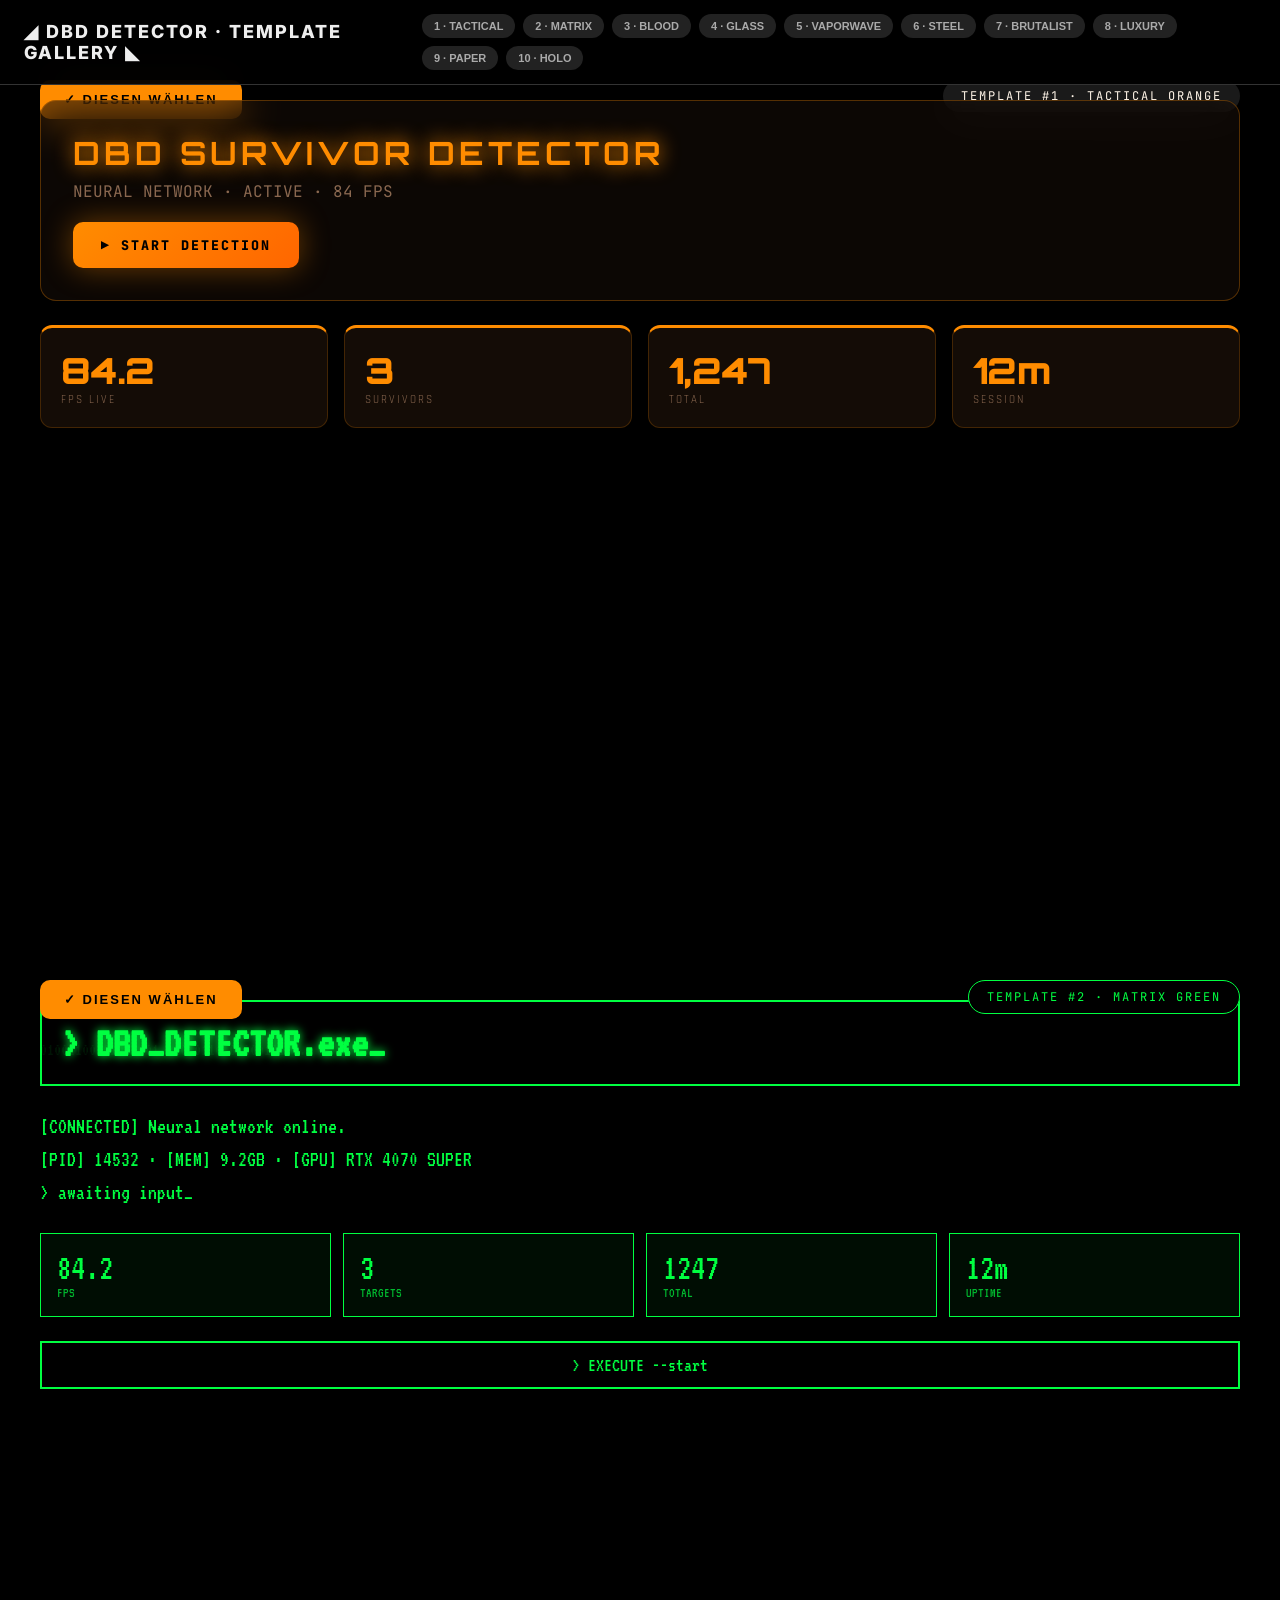
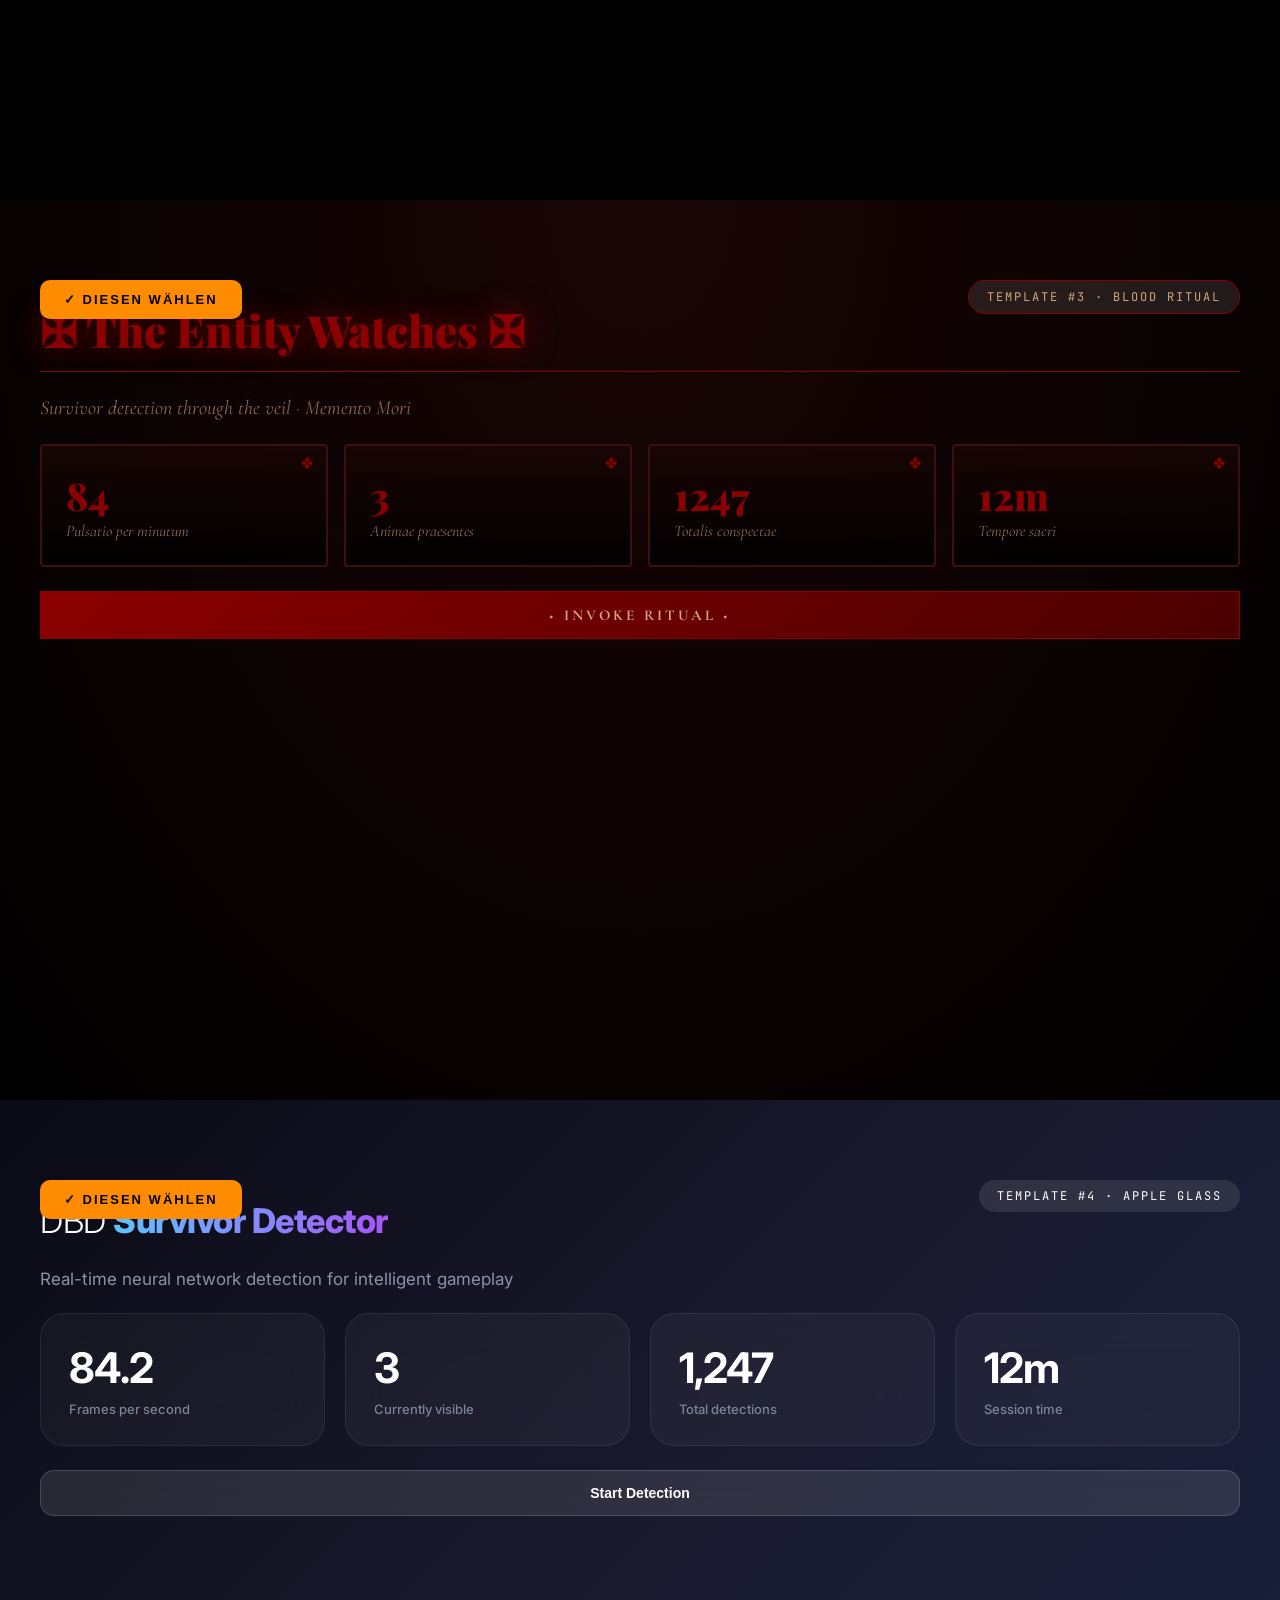
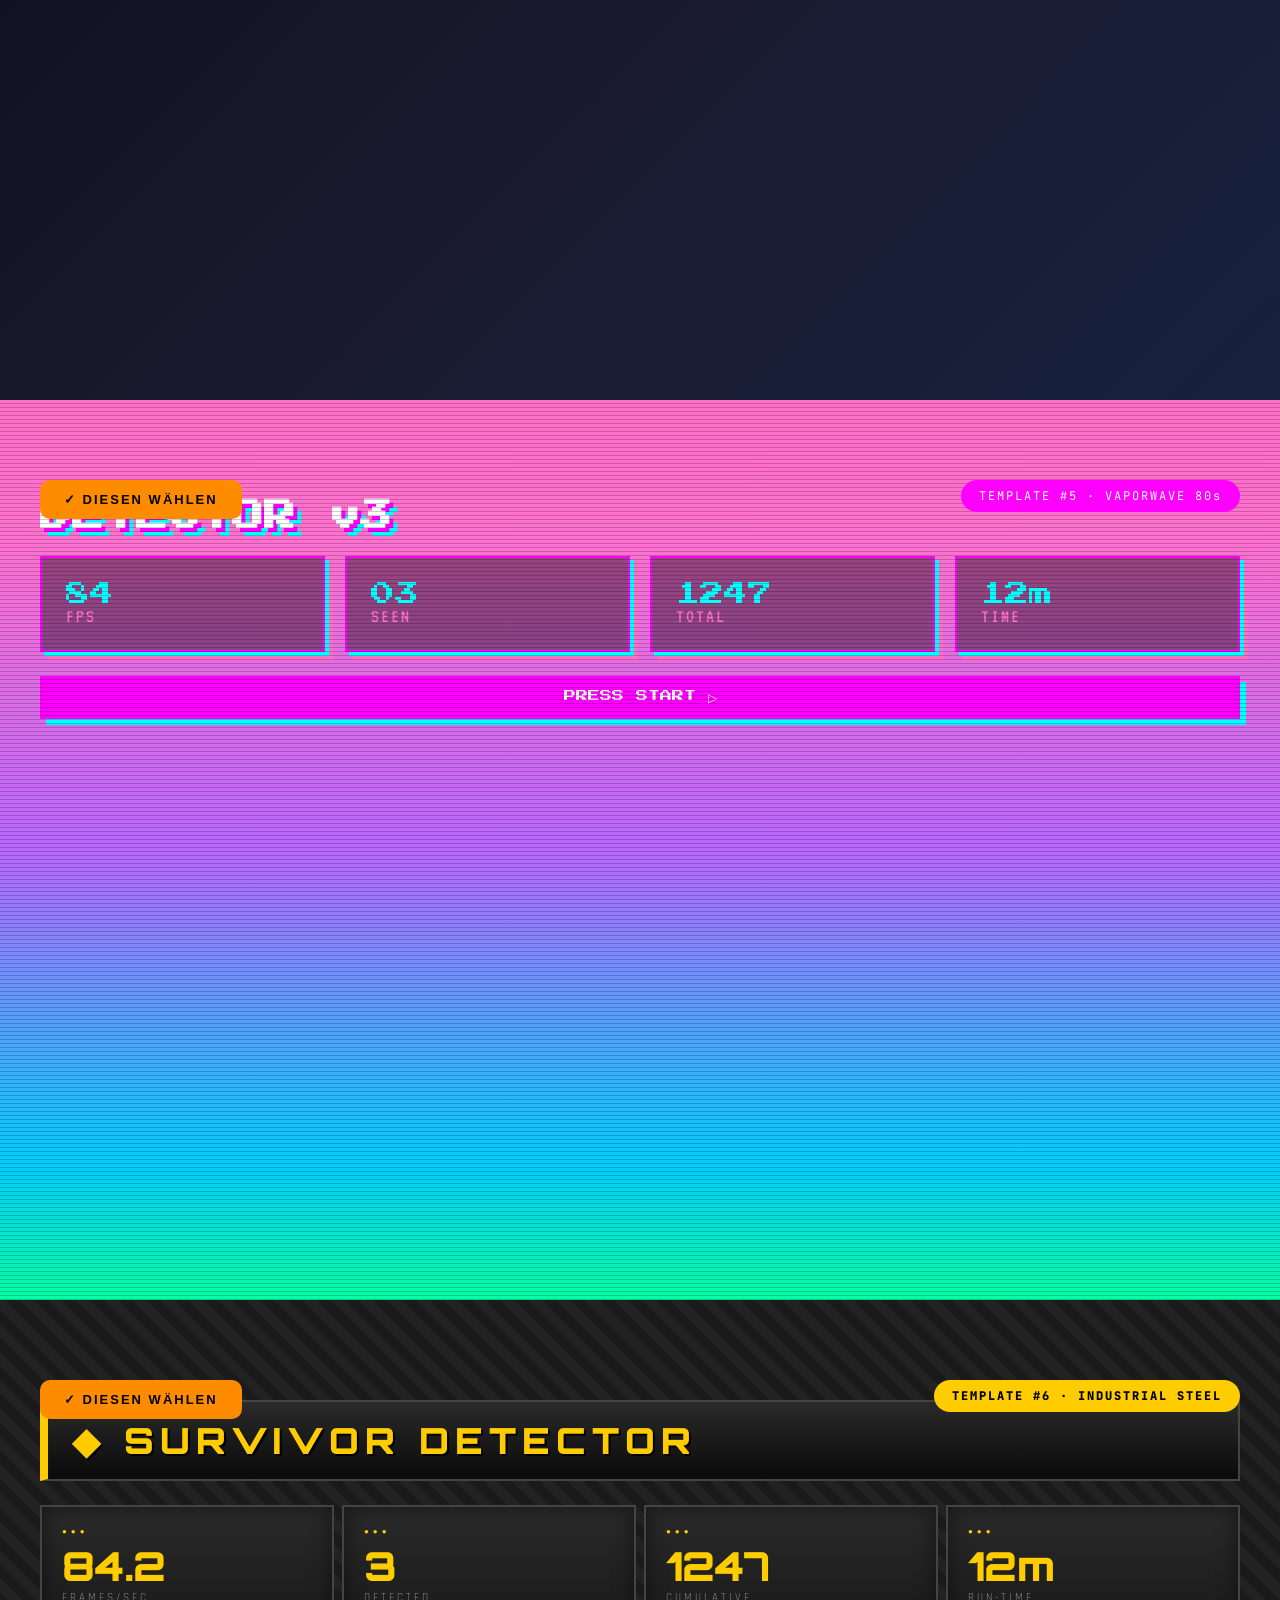
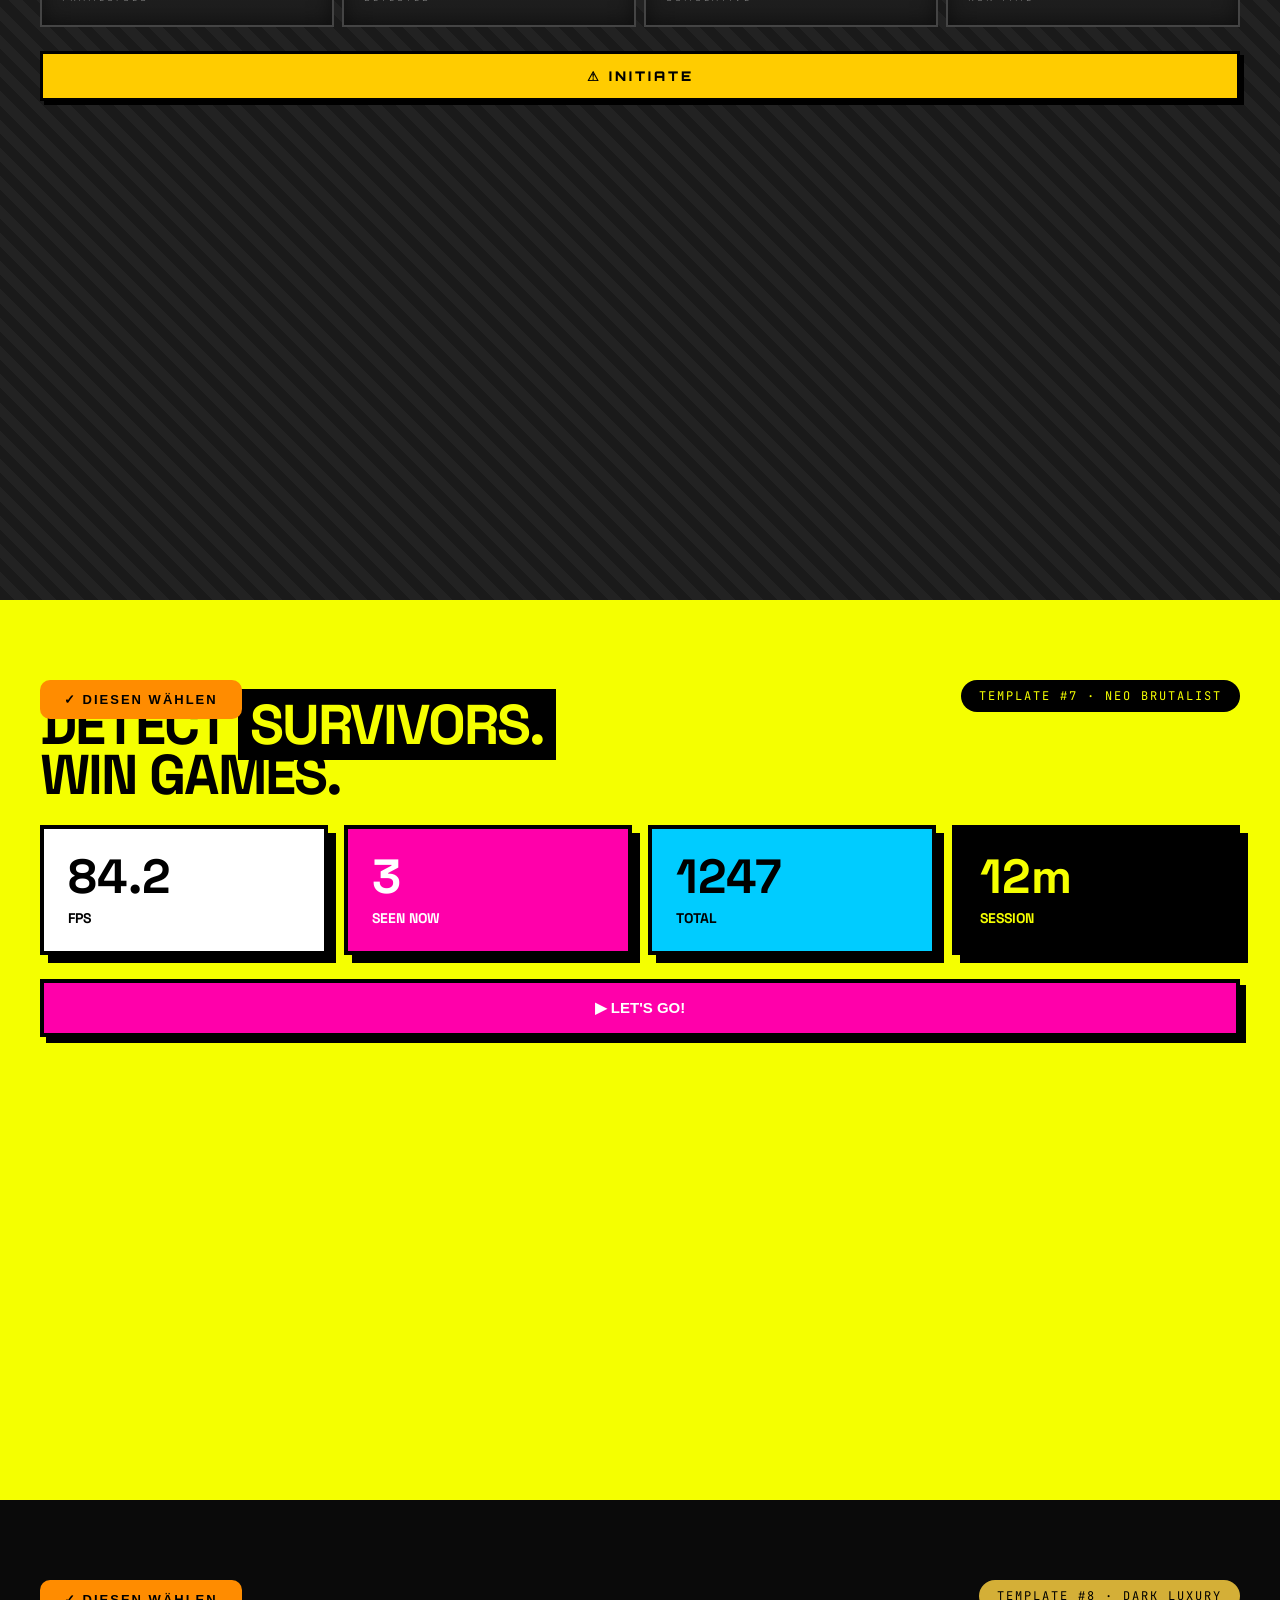
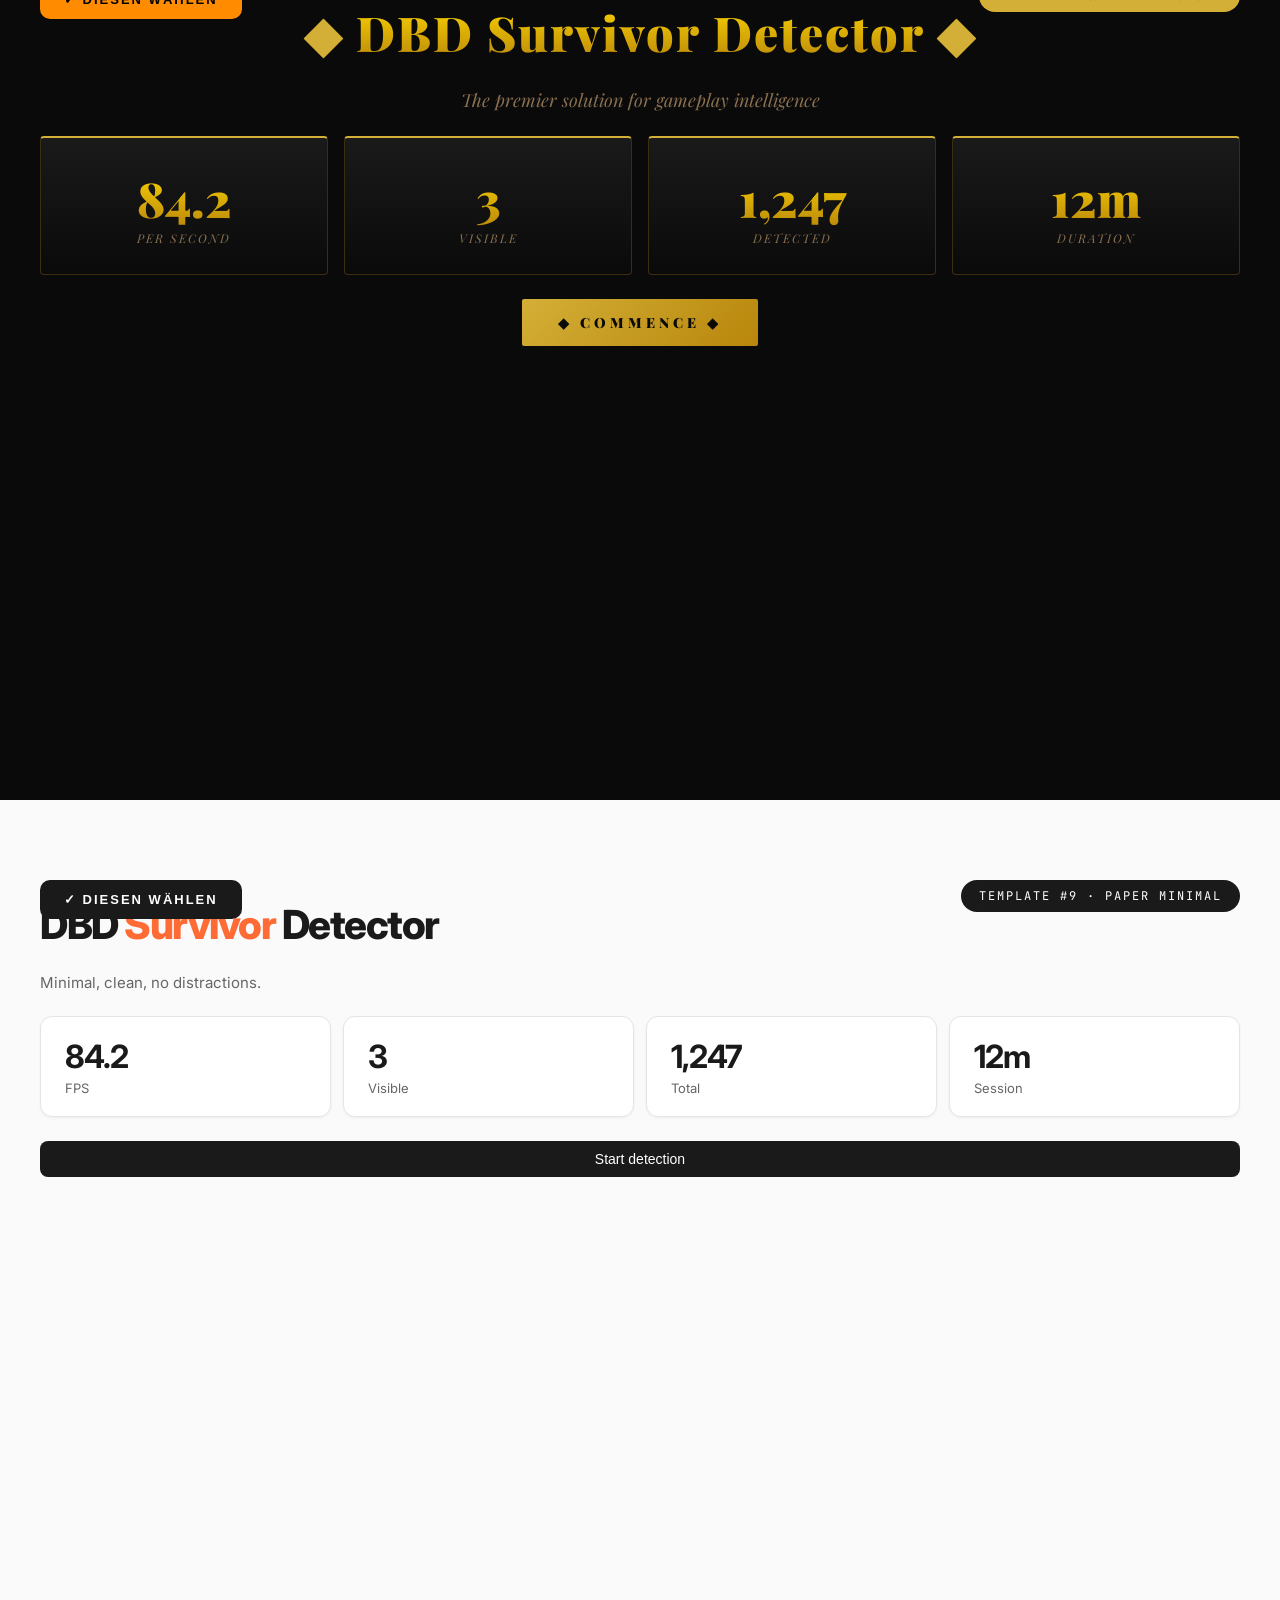
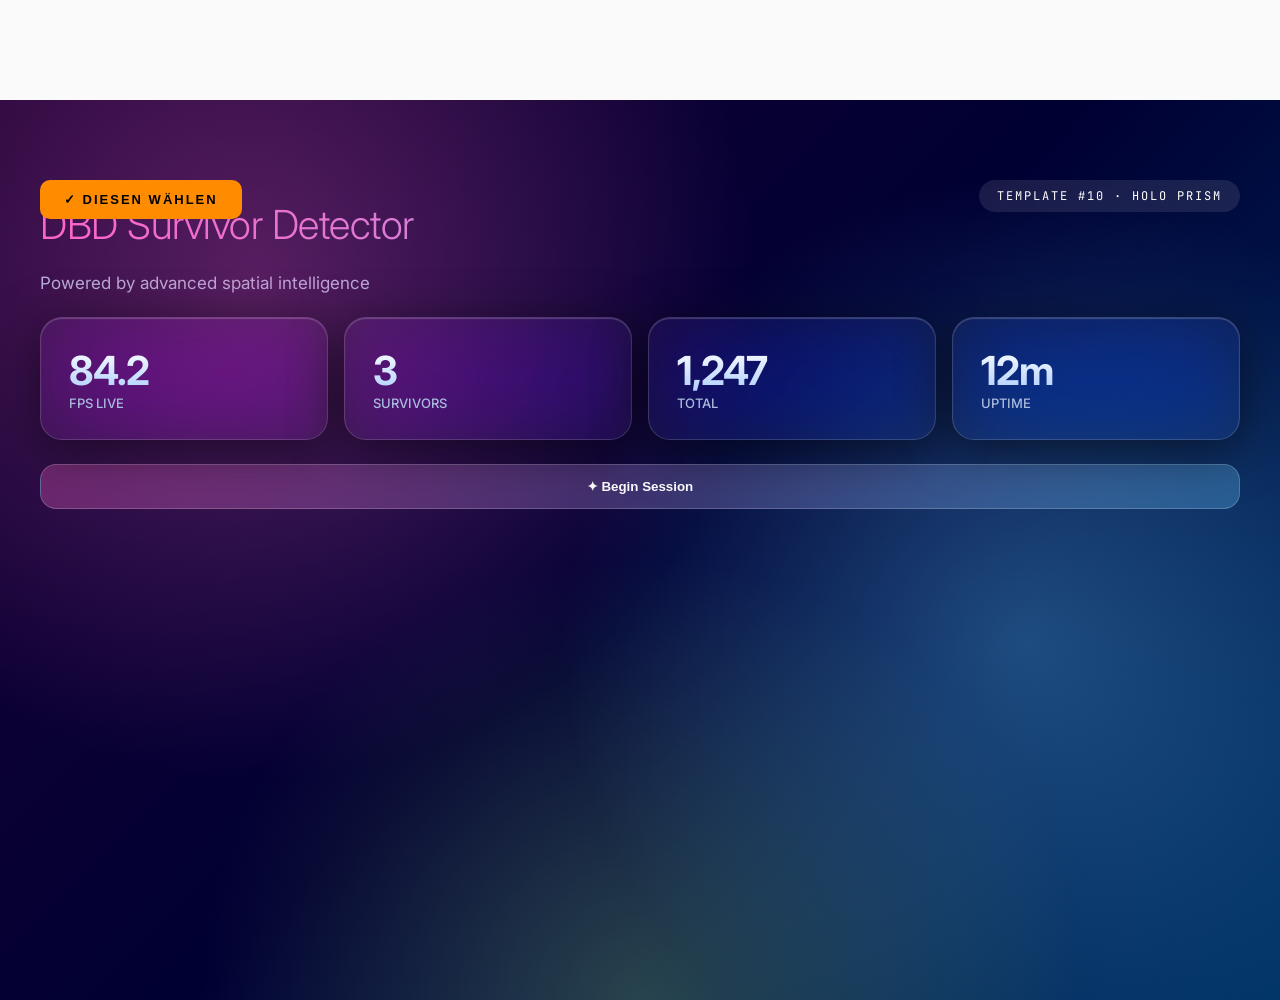
<file: overlay/gallery.html>
<!DOCTYPE html>
<html lang="de">
<head>
<meta charset="UTF-8">
<title>Template Gallery — DBD Survivor Detector</title>
<link href="https://fonts.googleapis.com/css2?family=JetBrains+Mono:wght@400;600;800&family=Orbitron:wght@400;600;800;900&family=Rajdhani:wght@300;500;700&family=Inter:wght@300;400;600;800;900&family=Cormorant+Garamond:wght@300;400;700&family=Press+Start+2P&family=VT323&family=Playfair+Display:wght@400;700;900&family=Space+Grotesk:wght@300;500;700&display=swap" rel="stylesheet">
<style>
* { margin: 0; padding: 0; box-sizing: border-box; }
body { background: #111; color: #eee; font-family: sans-serif; }

.picker-bar {
  position: fixed; top: 0; left: 0; right: 0;
  z-index: 1000; padding: 14px 24px;
  background: rgba(0,0,0,0.9); backdrop-filter: blur(20px);
  border-bottom: 1px solid #333;
  display: flex; justify-content: space-between; align-items: center;
}
.picker-title { font-family: 'Inter'; font-weight: 800; font-size: 18px; letter-spacing: 2px; }
.picker-nav { display: flex; gap: 8px; flex-wrap: wrap; }
.picker-link {
  padding: 6px 12px; font-size: 11px; font-weight: 600;
  background: #222; color: #aaa; border-radius: 16px;
  text-decoration: none; transition: all 0.2s;
}
.picker-link:hover { background: #ff8c00; color: #000; }

.template {
  min-height: 100vh; padding: 100px 40px 60px;
  position: relative; display: flex; flex-direction: column; gap: 24px;
}
.template-marker {
  position: absolute; top: 80px; right: 40px;
  padding: 8px 18px; background: rgba(255,255,255,0.1);
  backdrop-filter: blur(10px); border-radius: 20px;
  font-family: 'JetBrains Mono'; font-size: 12px; letter-spacing: 2px;
}
.choose-btn {
  position: absolute; top: 80px; left: 40px;
  padding: 12px 24px; background: #ff8c00; color: #000;
  font-weight: 800; font-size: 13px; letter-spacing: 2px;
  border: none; border-radius: 10px; cursor: pointer;
  text-transform: uppercase;
}
.choose-btn:hover { background: #ffa833; }

/* ══════════════════════════════════════════════════════════
   #1 TACTICAL ORANGE (aktuelles Design)
   ══════════════════════════════════════════════════════════ */
.tmpl-1 {
  background: #000;
  color: #fff5e8;
  font-family: 'Rajdhani', sans-serif;
}
.tmpl-1 .hero {
  padding: 32px; border: 1px solid rgba(255,140,0,0.3);
  border-radius: 16px; background: rgba(25,15,8,0.5);
  backdrop-filter: blur(20px); position: relative;
}
.tmpl-1 h1 {
  font-family: 'Orbitron'; font-size: 32px; color: #ff8c00;
  letter-spacing: 4px; text-shadow: 0 0 20px #ff8c00;
}
.tmpl-1 .stats { display: grid; grid-template-columns: repeat(4, 1fr); gap: 16px; }
.tmpl-1 .stat {
  padding: 20px; background: rgba(25,15,8,0.8); border: 1px solid rgba(255,140,0,0.2);
  border-radius: 12px; border-top: 3px solid #ff8c00;
}
.tmpl-1 .stat-v { font-family: 'Orbitron'; font-size: 36px; font-weight: 900; color: #ff8c00; }
.tmpl-1 .stat-l { font-size: 11px; letter-spacing: 2px; color: #8a6850; }
.tmpl-1 .btn {
  padding: 14px 28px; background: linear-gradient(135deg, #ff8c00, #ff6600);
  color: #000; border: none; border-radius: 10px;
  font-family: 'JetBrains Mono'; font-weight: 800; letter-spacing: 2px;
  box-shadow: 0 0 30px rgba(255,140,0,0.4);
}

/* ══════════════════════════════════════════════════════════
   #2 MATRIX GREEN
   ══════════════════════════════════════════════════════════ */
.tmpl-2 {
  background: #000;
  color: #00ff41;
  font-family: 'VT323', monospace;
  font-size: 18px;
}
.tmpl-2::before {
  content: '01001100 01001001 01010110 01000101 ...'; position: absolute;
  top: 100px; left: 0; right: 0; bottom: 0; opacity: 0.08;
  word-wrap: break-word; overflow: hidden; pointer-events: none;
  line-height: 1.2; padding: 40px;
}
.tmpl-2 h1 {
  font-size: 42px; text-shadow: 0 0 10px #00ff41;
  border: 2px solid #00ff41; padding: 20px; display: inline-block;
}
.tmpl-2 h1::before { content: '> '; }
.tmpl-2 h1::after { content: '_'; animation: blink 1s step-end infinite; }
@keyframes blink { 50% { opacity: 0; } }
.tmpl-2 .stats { display: grid; grid-template-columns: repeat(4, 1fr); gap: 12px; }
.tmpl-2 .stat { border: 1px solid #00ff41; padding: 16px; background: rgba(0,255,65,0.05); }
.tmpl-2 .stat-v { font-size: 36px; }
.tmpl-2 .stat-l { font-size: 14px; opacity: 0.7; }
.tmpl-2 .btn {
  padding: 12px 24px; background: #000; color: #00ff41;
  border: 2px solid #00ff41; font-family: 'VT323'; font-size: 20px;
  cursor: pointer;
}
.tmpl-2 .btn:hover { background: #00ff41; color: #000; }

/* ══════════════════════════════════════════════════════════
   #3 BLOOD RITUAL (DBD themed)
   ══════════════════════════════════════════════════════════ */
.tmpl-3 {
  background: radial-gradient(ellipse at top, #1a0505, #000);
  color: #d4a574;
  font-family: 'Cormorant Garamond', serif;
}
.tmpl-3 h1 {
  font-family: 'Playfair Display'; font-size: 44px; font-weight: 900;
  color: #8b0000; text-shadow: 0 0 30px rgba(139,0,0,0.8);
  border-bottom: 1px solid #8b0000; padding-bottom: 12px;
}
.tmpl-3 h1::before, .tmpl-3 h1::after { content: ' ✠ '; color: #8b0000; }
.tmpl-3 .stats { display: grid; grid-template-columns: repeat(4, 1fr); gap: 16px; }
.tmpl-3 .stat {
  padding: 24px; background: linear-gradient(180deg, rgba(26,5,5,0.8), rgba(0,0,0,0.9));
  border: 2px solid #3a1010; border-radius: 4px; position: relative;
}
.tmpl-3 .stat::before {
  content: '❖'; position: absolute; top: 8px; right: 12px; color: #8b0000;
}
.tmpl-3 .stat-v { font-family: 'Playfair Display'; font-size: 38px; font-weight: 900; color: #8b0000; }
.tmpl-3 .stat-l { font-family: 'Cormorant Garamond'; font-style: italic; color: #8a6850; }
.tmpl-3 .btn {
  padding: 14px 32px; background: linear-gradient(135deg, #8b0000, #4a0000);
  color: #d4a574; border: 1px solid #8b0000; border-radius: 0;
  font-family: 'Cormorant Garamond'; font-weight: 700; font-size: 15px;
  text-transform: uppercase; letter-spacing: 3px;
}

/* ══════════════════════════════════════════════════════════
   #4 APPLE GLASS (minimal, weich)
   ══════════════════════════════════════════════════════════ */
.tmpl-4 {
  background: linear-gradient(135deg, #0a0a15, #1a1a2e, #16213e);
  color: #fff;
  font-family: 'Inter', sans-serif;
}
.tmpl-4 h1 {
  font-size: 34px; font-weight: 300; letter-spacing: -0.5px; color: #fff;
}
.tmpl-4 h1 span { font-weight: 800; background: linear-gradient(90deg, #5fc3ff, #a855f7); -webkit-background-clip: text; color: transparent; }
.tmpl-4 .stats { display: grid; grid-template-columns: repeat(4, 1fr); gap: 20px; }
.tmpl-4 .stat {
  padding: 28px; background: rgba(255,255,255,0.04); backdrop-filter: blur(20px);
  border: 1px solid rgba(255,255,255,0.08); border-radius: 24px;
}
.tmpl-4 .stat-v { font-size: 42px; font-weight: 700; letter-spacing: -1px; color: #fff; }
.tmpl-4 .stat-l { font-size: 13px; color: #7a8599; font-weight: 500; margin-top: 8px; }
.tmpl-4 .btn {
  padding: 14px 28px; background: rgba(255,255,255,0.1); backdrop-filter: blur(20px);
  color: #fff; border: 1px solid rgba(255,255,255,0.15); border-radius: 14px;
  font-weight: 600; font-size: 14px;
}

/* ══════════════════════════════════════════════════════════
   #5 VAPORWAVE 80s
   ══════════════════════════════════════════════════════════ */
.tmpl-5 {
  background: linear-gradient(180deg, #ff6ec7 0%, #ff71ce 15%, #b967ff 50%, #01cdfe 85%, #05ffa1 100%);
  color: #fff;
  font-family: 'Space Grotesk', sans-serif;
  position: relative;
}
.tmpl-5::before {
  content: ''; position: absolute; inset: 0;
  background: repeating-linear-gradient(0deg, rgba(0,0,0,0.2) 0px, rgba(0,0,0,0.2) 1px, transparent 1px, transparent 4px);
  pointer-events: none;
}
.tmpl-5 h1 {
  font-family: 'Press Start 2P'; font-size: 32px; color: #fff;
  text-shadow: 4px 4px 0 #ff00ff, 8px 8px 0 #00ffff;
}
.tmpl-5 .stats { display: grid; grid-template-columns: repeat(4, 1fr); gap: 20px; }
.tmpl-5 .stat {
  padding: 24px; background: rgba(0,0,0,0.4); border: 2px solid #ff00ff;
  box-shadow: 4px 4px 0 #00ffff, 8px 8px 0 #ff6ec7;
  border-radius: 0;
}
.tmpl-5 .stat-v { font-family: 'Press Start 2P'; font-size: 24px; color: #00ffff; }
.tmpl-5 .stat-l { font-family: 'VT323'; font-size: 20px; color: #ff6ec7; letter-spacing: 2px; }
.tmpl-5 .btn {
  padding: 14px 30px; background: #ff00ff; color: #fff;
  border: none; font-family: 'Press Start 2P'; font-size: 12px;
  cursor: pointer; box-shadow: 6px 6px 0 #00ffff;
}

/* ══════════════════════════════════════════════════════════
   #6 INDUSTRIAL STEEL
   ══════════════════════════════════════════════════════════ */
.tmpl-6 {
  background:
    repeating-linear-gradient(45deg, #1a1a1a 0px, #1a1a1a 10px, #222 10px, #222 20px),
    #1a1a1a;
  color: #e8e8e8;
  font-family: 'Rajdhani', sans-serif;
}
.tmpl-6 h1 {
  font-family: 'Orbitron'; font-size: 36px; font-weight: 900;
  color: #ffcc00; text-transform: uppercase; letter-spacing: 6px;
  text-shadow: 2px 2px 0 #000;
  padding: 16px 24px;
  background: linear-gradient(180deg, #2a2a2a, #0a0a0a);
  border: 2px solid #444; border-left: 8px solid #ffcc00;
}
.tmpl-6 .stats { display: grid; grid-template-columns: repeat(4, 1fr); gap: 8px; }
.tmpl-6 .stat {
  padding: 20px; background: linear-gradient(180deg, #2a2a2a, #1a1a1a);
  border: 2px solid #444; border-radius: 0;
  box-shadow: inset 0 0 20px rgba(0,0,0,0.5);
}
.tmpl-6 .stat::before {
  content: '●●●'; color: #ffcc00; font-size: 8px; letter-spacing: 4px; display: block; margin-bottom: 4px;
}
.tmpl-6 .stat-v { font-family: 'Orbitron'; font-size: 40px; font-weight: 900; color: #ffcc00; }
.tmpl-6 .stat-l { font-size: 11px; text-transform: uppercase; letter-spacing: 3px; color: #888; }
.tmpl-6 .btn {
  padding: 14px 28px; background: #ffcc00; color: #000;
  border: 3px solid #000; border-radius: 0; font-weight: 900;
  font-family: 'Orbitron'; letter-spacing: 3px; text-transform: uppercase;
  box-shadow: 4px 4px 0 #000;
}

/* ══════════════════════════════════════════════════════════
   #7 NEO BRUTALIST
   ══════════════════════════════════════════════════════════ */
.tmpl-7 {
  background: #f5ff00;
  color: #000;
  font-family: 'Space Grotesk', sans-serif;
}
.tmpl-7 h1 {
  font-size: 56px; font-weight: 900; text-transform: uppercase;
  line-height: 0.9; letter-spacing: -2px;
}
.tmpl-7 h1 span { background: #000; color: #f5ff00; padding: 0 12px; }
.tmpl-7 .stats { display: grid; grid-template-columns: repeat(4, 1fr); gap: 16px; }
.tmpl-7 .stat {
  padding: 24px; background: #fff; border: 4px solid #000;
  box-shadow: 8px 8px 0 #000;
}
.tmpl-7 .stat:nth-child(2) { background: #ff00aa; color: #fff; }
.tmpl-7 .stat:nth-child(3) { background: #00ccff; }
.tmpl-7 .stat:nth-child(4) { background: #000; color: #f5ff00; }
.tmpl-7 .stat-v { font-size: 48px; font-weight: 900; line-height: 1; }
.tmpl-7 .stat-l { font-size: 14px; font-weight: 700; text-transform: uppercase; margin-top: 8px; }
.tmpl-7 .btn {
  padding: 16px 32px; background: #ff00aa; color: #fff;
  border: 4px solid #000; font-weight: 900; font-size: 15px;
  text-transform: uppercase; box-shadow: 6px 6px 0 #000;
  cursor: pointer;
}

/* ══════════════════════════════════════════════════════════
   #8 DARK LUXURY (Gold on Black)
   ══════════════════════════════════════════════════════════ */
.tmpl-8 {
  background: #0a0a0a;
  color: #e8d5a9;
  font-family: 'Playfair Display', serif;
}
.tmpl-8 h1 {
  font-size: 48px; font-weight: 900; color: #d4af37;
  letter-spacing: 2px; text-align: center;
  background: linear-gradient(180deg, #ffd700, #b8860b);
  -webkit-background-clip: text; background-clip: text; color: transparent;
}
.tmpl-8 h1::before, .tmpl-8 h1::after { content: ' ◆ '; color: #d4af37; -webkit-text-fill-color: #d4af37; }
.tmpl-8 .stats { display: grid; grid-template-columns: repeat(4, 1fr); gap: 16px; }
.tmpl-8 .stat {
  padding: 28px; background: linear-gradient(180deg, #1a1a1a, #0a0a0a);
  border: 1px solid #3a2e0f; border-top: 2px solid #d4af37; border-radius: 4px;
  text-align: center;
}
.tmpl-8 .stat-v {
  font-size: 48px; font-weight: 900;
  background: linear-gradient(180deg, #ffd700, #b8860b);
  -webkit-background-clip: text; color: transparent;
}
.tmpl-8 .stat-l { font-style: italic; color: #8a7050; letter-spacing: 2px; font-size: 12px; }
.tmpl-8 .btn {
  padding: 14px 36px; background: linear-gradient(135deg, #d4af37, #b8860b);
  color: #0a0a0a; border: none; border-radius: 2px; font-family: 'Playfair Display';
  font-weight: 900; font-size: 14px; letter-spacing: 4px; text-transform: uppercase;
}

/* ══════════════════════════════════════════════════════════
   #9 PAPER MINIMAL (Notion-Style)
   ══════════════════════════════════════════════════════════ */
.tmpl-9 {
  background: #fafafa;
  color: #1a1a1a;
  font-family: 'Inter', sans-serif;
}
.tmpl-9 h1 {
  font-size: 40px; font-weight: 800; color: #1a1a1a;
  letter-spacing: -1.5px;
}
.tmpl-9 h1 span { color: #ff6b35; }
.tmpl-9 .stats { display: grid; grid-template-columns: repeat(4, 1fr); gap: 12px; }
.tmpl-9 .stat {
  padding: 20px 24px; background: #fff; border: 1px solid #e5e5e5;
  border-radius: 12px; box-shadow: 0 1px 3px rgba(0,0,0,0.05);
}
.tmpl-9 .stat-v { font-size: 32px; font-weight: 700; color: #1a1a1a; letter-spacing: -1px; }
.tmpl-9 .stat-l { font-size: 13px; color: #666; margin-top: 4px; }
.tmpl-9 .btn {
  padding: 10px 20px; background: #1a1a1a; color: #fff;
  border: none; border-radius: 8px; font-weight: 500; font-size: 14px;
}

/* ══════════════════════════════════════════════════════════
   #10 HOLO PRISM (Apple Vision Pro Style)
   ══════════════════════════════════════════════════════════ */
.tmpl-10 {
  background: linear-gradient(135deg, #1a0033, #000033, #003366);
  color: #fff;
  font-family: 'Inter', sans-serif;
  position: relative; overflow: hidden;
}
.tmpl-10::before {
  content: ''; position: absolute; inset: 0;
  background:
    radial-gradient(circle at 20% 20%, rgba(255, 100, 200, 0.3), transparent 40%),
    radial-gradient(circle at 80% 60%, rgba(100, 200, 255, 0.3), transparent 40%),
    radial-gradient(circle at 50% 100%, rgba(200, 255, 100, 0.2), transparent 40%);
  pointer-events: none;
}
.tmpl-10 h1 {
  font-size: 40px; font-weight: 300; letter-spacing: -0.5px;
  background: linear-gradient(90deg, #ff64c8, #64c8ff, #c8ff64, #ff64c8);
  background-size: 300% 100%;
  -webkit-background-clip: text; color: transparent;
  animation: holo 8s linear infinite;
}
@keyframes holo { to { background-position-x: 300%; } }
.tmpl-10 .stats { display: grid; grid-template-columns: repeat(4, 1fr); gap: 16px; position: relative; z-index: 1; }
.tmpl-10 .stat {
  padding: 28px; background: rgba(255,255,255,0.04); backdrop-filter: blur(40px) saturate(1.8);
  border: 1px solid rgba(255,255,255,0.15); border-radius: 22px;
  box-shadow: 0 10px 50px rgba(0,0,0,0.5), inset 0 1px 1px rgba(255,255,255,0.2);
}
.tmpl-10 .stat-v {
  font-size: 40px; font-weight: 700; letter-spacing: -1px;
  background: linear-gradient(180deg, #fff, #aaccff);
  -webkit-background-clip: text; color: transparent;
}
.tmpl-10 .stat-l { font-size: 13px; color: #aabbdd; font-weight: 500; }
.tmpl-10 .btn {
  padding: 14px 32px;
  background: linear-gradient(135deg, rgba(255,100,200,0.3), rgba(100,200,255,0.3));
  backdrop-filter: blur(20px); color: #fff;
  border: 1px solid rgba(255,255,255,0.2); border-radius: 16px;
  font-weight: 600;
}
</style>
</head>
<body>

<div class="picker-bar">
  <div class="picker-title">◢ DBD DETECTOR · TEMPLATE GALLERY ◣</div>
  <div class="picker-nav">
    <a class="picker-link" href="#t1">1 · TACTICAL</a>
    <a class="picker-link" href="#t2">2 · MATRIX</a>
    <a class="picker-link" href="#t3">3 · BLOOD</a>
    <a class="picker-link" href="#t4">4 · GLASS</a>
    <a class="picker-link" href="#t5">5 · VAPORWAVE</a>
    <a class="picker-link" href="#t6">6 · STEEL</a>
    <a class="picker-link" href="#t7">7 · BRUTALIST</a>
    <a class="picker-link" href="#t8">8 · LUXURY</a>
    <a class="picker-link" href="#t9">9 · PAPER</a>
    <a class="picker-link" href="#t10">10 · HOLO</a>
  </div>
</div>

<!-- 1 TACTICAL ORANGE -->
<section class="template tmpl-1" id="t1">
  <button class="choose-btn" onclick="choose(1)">✓ Diesen wählen</button>
  <div class="template-marker">TEMPLATE #1 · TACTICAL ORANGE</div>
  <div class="hero">
    <h1>DBD SURVIVOR DETECTOR</h1>
    <p style="margin-top: 8px; color: #8a6850; font-family: 'JetBrains Mono';">NEURAL NETWORK · ACTIVE · 84 FPS</p>
    <button class="btn" style="margin-top: 20px;">▶ START DETECTION</button>
  </div>
  <div class="stats">
    <div class="stat"><div class="stat-v">84.2</div><div class="stat-l">FPS LIVE</div></div>
    <div class="stat"><div class="stat-v">3</div><div class="stat-l">SURVIVORS</div></div>
    <div class="stat"><div class="stat-v">1,247</div><div class="stat-l">TOTAL</div></div>
    <div class="stat"><div class="stat-v">12m</div><div class="stat-l">SESSION</div></div>
  </div>
</section>

<!-- 2 MATRIX -->
<section class="template tmpl-2" id="t2">
  <button class="choose-btn" onclick="choose(2)">✓ Diesen wählen</button>
  <div class="template-marker" style="color:#00ff41; border:1px solid #00ff41; background:#000;">TEMPLATE #2 · MATRIX GREEN</div>
  <h1>DBD_DETECTOR.exe</h1>
  <div style="font-size: 22px; line-height: 1.5;">
    [CONNECTED] Neural network online.<br>
    [PID] 14532 · [MEM] 9.2GB · [GPU] RTX 4070 SUPER<br>
    &gt; awaiting input_
  </div>
  <div class="stats">
    <div class="stat"><div class="stat-v">84.2</div><div class="stat-l">FPS</div></div>
    <div class="stat"><div class="stat-v">3</div><div class="stat-l">TARGETS</div></div>
    <div class="stat"><div class="stat-v">1247</div><div class="stat-l">TOTAL</div></div>
    <div class="stat"><div class="stat-v">12m</div><div class="stat-l">UPTIME</div></div>
  </div>
  <button class="btn">&gt; EXECUTE --start</button>
</section>

<!-- 3 BLOOD RITUAL -->
<section class="template tmpl-3" id="t3">
  <button class="choose-btn" onclick="choose(3)">✓ Diesen wählen</button>
  <div class="template-marker" style="color:#d4a574; border:1px solid #8b0000;">TEMPLATE #3 · BLOOD RITUAL</div>
  <h1>The Entity Watches</h1>
  <p style="font-size: 20px; font-style: italic; color: #8a6850;">Survivor detection through the veil · <em>Memento Mori</em></p>
  <div class="stats">
    <div class="stat"><div class="stat-v">84</div><div class="stat-l">Pulsatio per minutum</div></div>
    <div class="stat"><div class="stat-v">3</div><div class="stat-l">Animae praesentes</div></div>
    <div class="stat"><div class="stat-v">1247</div><div class="stat-l">Totalis conspectae</div></div>
    <div class="stat"><div class="stat-v">12m</div><div class="stat-l">Tempore sacri</div></div>
  </div>
  <button class="btn">◆ Invoke Ritual ◆</button>
</section>

<!-- 4 APPLE GLASS -->
<section class="template tmpl-4" id="t4">
  <button class="choose-btn" onclick="choose(4)">✓ Diesen wählen</button>
  <div class="template-marker" style="background: rgba(255,255,255,0.1); color:#fff;">TEMPLATE #4 · APPLE GLASS</div>
  <h1>DBD <span>Survivor Detector</span></h1>
  <p style="color: #8893a8; font-size: 17px; margin-top: 4px;">Real-time neural network detection for intelligent gameplay</p>
  <div class="stats">
    <div class="stat"><div class="stat-v">84.2</div><div class="stat-l">Frames per second</div></div>
    <div class="stat"><div class="stat-v">3</div><div class="stat-l">Currently visible</div></div>
    <div class="stat"><div class="stat-v">1,247</div><div class="stat-l">Total detections</div></div>
    <div class="stat"><div class="stat-v">12m</div><div class="stat-l">Session time</div></div>
  </div>
  <button class="btn">Start Detection</button>
</section>

<!-- 5 VAPORWAVE -->
<section class="template tmpl-5" id="t5">
  <button class="choose-btn" onclick="choose(5)">✓ Diesen wählen</button>
  <div class="template-marker" style="background:#ff00ff; color:#fff;">TEMPLATE #5 · VAPORWAVE 80s</div>
  <h1>DETECTOR v3</h1>
  <div class="stats">
    <div class="stat"><div class="stat-v">84</div><div class="stat-l">FPS</div></div>
    <div class="stat"><div class="stat-v">03</div><div class="stat-l">SEEN</div></div>
    <div class="stat"><div class="stat-v">1247</div><div class="stat-l">TOTAL</div></div>
    <div class="stat"><div class="stat-v">12m</div><div class="stat-l">TIME</div></div>
  </div>
  <button class="btn">PRESS START ▷</button>
</section>

<!-- 6 INDUSTRIAL STEEL -->
<section class="template tmpl-6" id="t6">
  <button class="choose-btn" onclick="choose(6)">✓ Diesen wählen</button>
  <div class="template-marker" style="background:#ffcc00; color:#000; font-weight: 800;">TEMPLATE #6 · INDUSTRIAL STEEL</div>
  <h1>◆ SURVIVOR DETECTOR</h1>
  <div class="stats">
    <div class="stat"><div class="stat-v">84.2</div><div class="stat-l">FRAMES/SEC</div></div>
    <div class="stat"><div class="stat-v">3</div><div class="stat-l">DETECTED</div></div>
    <div class="stat"><div class="stat-v">1247</div><div class="stat-l">CUMULATIVE</div></div>
    <div class="stat"><div class="stat-v">12m</div><div class="stat-l">RUN-TIME</div></div>
  </div>
  <button class="btn">⚠ INITIATE</button>
</section>

<!-- 7 NEO BRUTALIST -->
<section class="template tmpl-7" id="t7">
  <button class="choose-btn" onclick="choose(7)">✓ Diesen wählen</button>
  <div class="template-marker" style="background:#000; color:#f5ff00;">TEMPLATE #7 · NEO BRUTALIST</div>
  <h1>Detect <span>Survivors.</span><br>Win games.</h1>
  <div class="stats">
    <div class="stat"><div class="stat-v">84.2</div><div class="stat-l">FPS</div></div>
    <div class="stat"><div class="stat-v">3</div><div class="stat-l">SEEN NOW</div></div>
    <div class="stat"><div class="stat-v">1247</div><div class="stat-l">TOTAL</div></div>
    <div class="stat"><div class="stat-v">12m</div><div class="stat-l">SESSION</div></div>
  </div>
  <button class="btn">▶ LET'S GO!</button>
</section>

<!-- 8 DARK LUXURY -->
<section class="template tmpl-8" id="t8">
  <button class="choose-btn" onclick="choose(8)">✓ Diesen wählen</button>
  <div class="template-marker" style="background:#d4af37; color:#000;">TEMPLATE #8 · DARK LUXURY</div>
  <h1>DBD Survivor Detector</h1>
  <p style="text-align: center; font-style: italic; color: #8a7050; font-size: 18px;">The premier solution for gameplay intelligence</p>
  <div class="stats">
    <div class="stat"><div class="stat-v">84.2</div><div class="stat-l">PER SECOND</div></div>
    <div class="stat"><div class="stat-v">3</div><div class="stat-l">VISIBLE</div></div>
    <div class="stat"><div class="stat-v">1,247</div><div class="stat-l">DETECTED</div></div>
    <div class="stat"><div class="stat-v">12m</div><div class="stat-l">DURATION</div></div>
  </div>
  <button class="btn" style="display:block; margin: 0 auto;">◆ COMMENCE ◆</button>
</section>

<!-- 9 PAPER MINIMAL -->
<section class="template tmpl-9" id="t9">
  <button class="choose-btn" onclick="choose(9)" style="background:#1a1a1a; color:#fff;">✓ Diesen wählen</button>
  <div class="template-marker" style="background:#1a1a1a; color:#fff;">TEMPLATE #9 · PAPER MINIMAL</div>
  <h1>DBD <span>Survivor</span> Detector</h1>
  <p style="color:#666; font-size: 15px;">Minimal, clean, no distractions.</p>
  <div class="stats">
    <div class="stat"><div class="stat-v">84.2</div><div class="stat-l">FPS</div></div>
    <div class="stat"><div class="stat-v">3</div><div class="stat-l">Visible</div></div>
    <div class="stat"><div class="stat-v">1,247</div><div class="stat-l">Total</div></div>
    <div class="stat"><div class="stat-v">12m</div><div class="stat-l">Session</div></div>
  </div>
  <button class="btn">Start detection</button>
</section>

<!-- 10 HOLO PRISM -->
<section class="template tmpl-10" id="t10">
  <button class="choose-btn" onclick="choose(10)">✓ Diesen wählen</button>
  <div class="template-marker" style="background: rgba(255,255,255,0.1); color:#fff; backdrop-filter: blur(20px);">TEMPLATE #10 · HOLO PRISM</div>
  <h1>DBD Survivor Detector</h1>
  <p style="color: #aabbdd; font-size: 17px;">Powered by advanced spatial intelligence</p>
  <div class="stats">
    <div class="stat"><div class="stat-v">84.2</div><div class="stat-l">FPS LIVE</div></div>
    <div class="stat"><div class="stat-v">3</div><div class="stat-l">SURVIVORS</div></div>
    <div class="stat"><div class="stat-v">1,247</div><div class="stat-l">TOTAL</div></div>
    <div class="stat"><div class="stat-v">12m</div><div class="stat-l">UPTIME</div></div>
  </div>
  <button class="btn">✦ Begin Session</button>
</section>

<script>
function choose(n) {
  const names = {
    1: 'TACTICAL ORANGE',
    2: 'MATRIX GREEN',
    3: 'BLOOD RITUAL',
    4: 'APPLE GLASS',
    5: 'VAPORWAVE 80s',
    6: 'INDUSTRIAL STEEL',
    7: 'NEO BRUTALIST',
    8: 'DARK LUXURY',
    9: 'PAPER MINIMAL',
    10: 'HOLO PRISM'
  };
  alert('Gewählt: Template #' + n + ' — ' + names[n] + '\n\nSchreib mir im Chat: "Nimm Template ' + n + '"');
}
</script>
</body>
</html>
</file>
